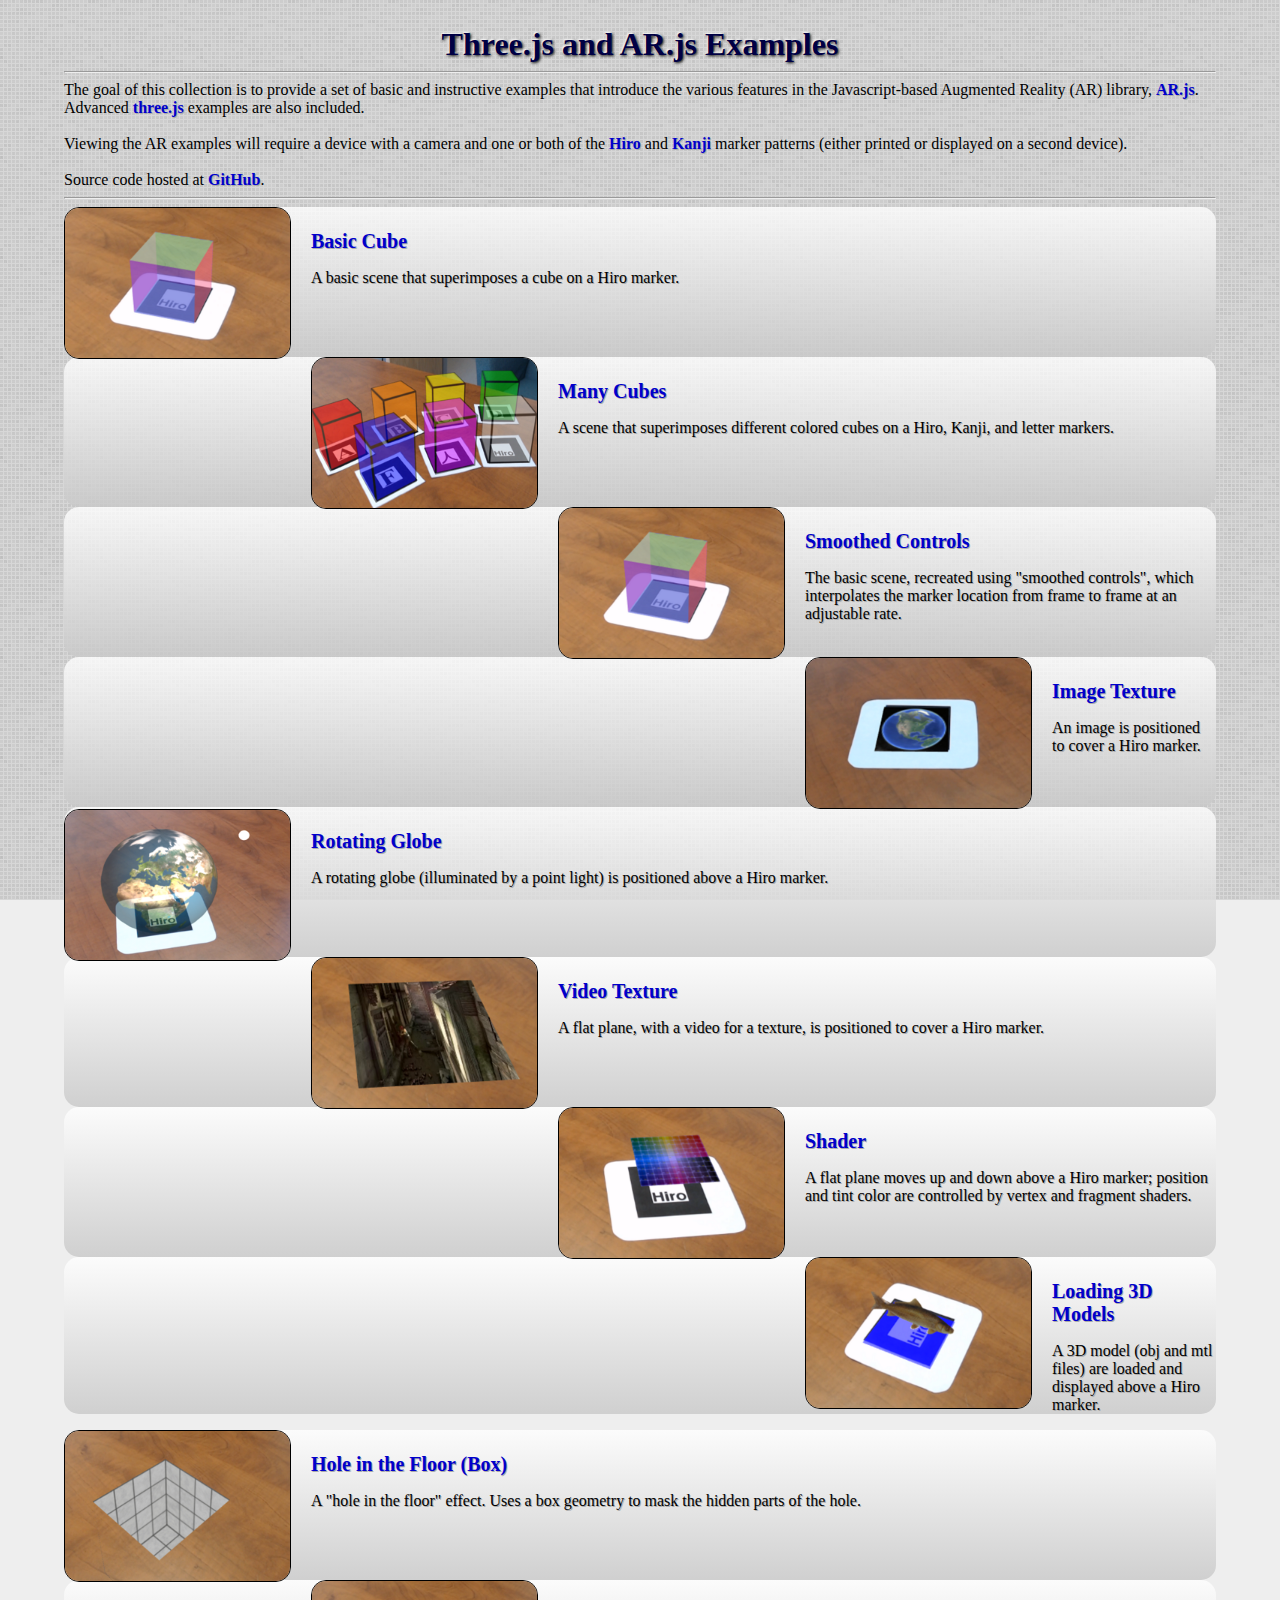
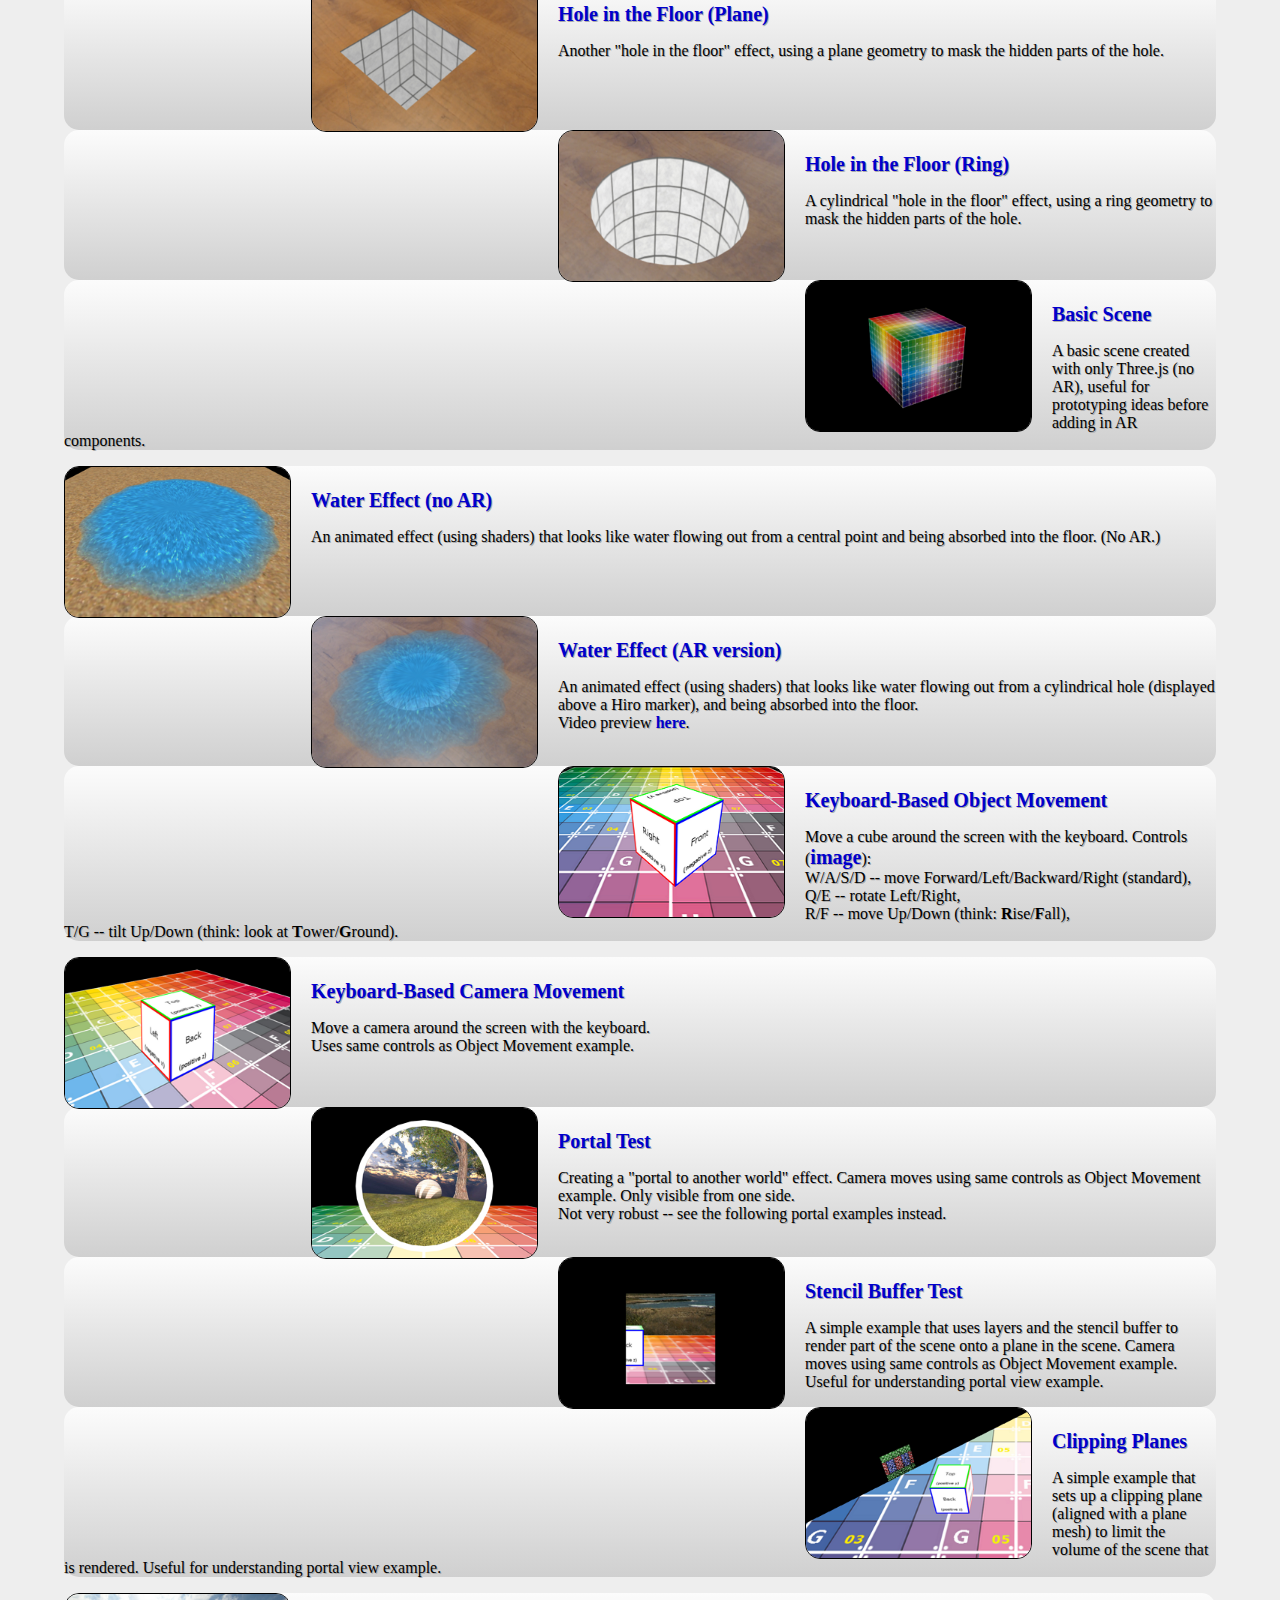
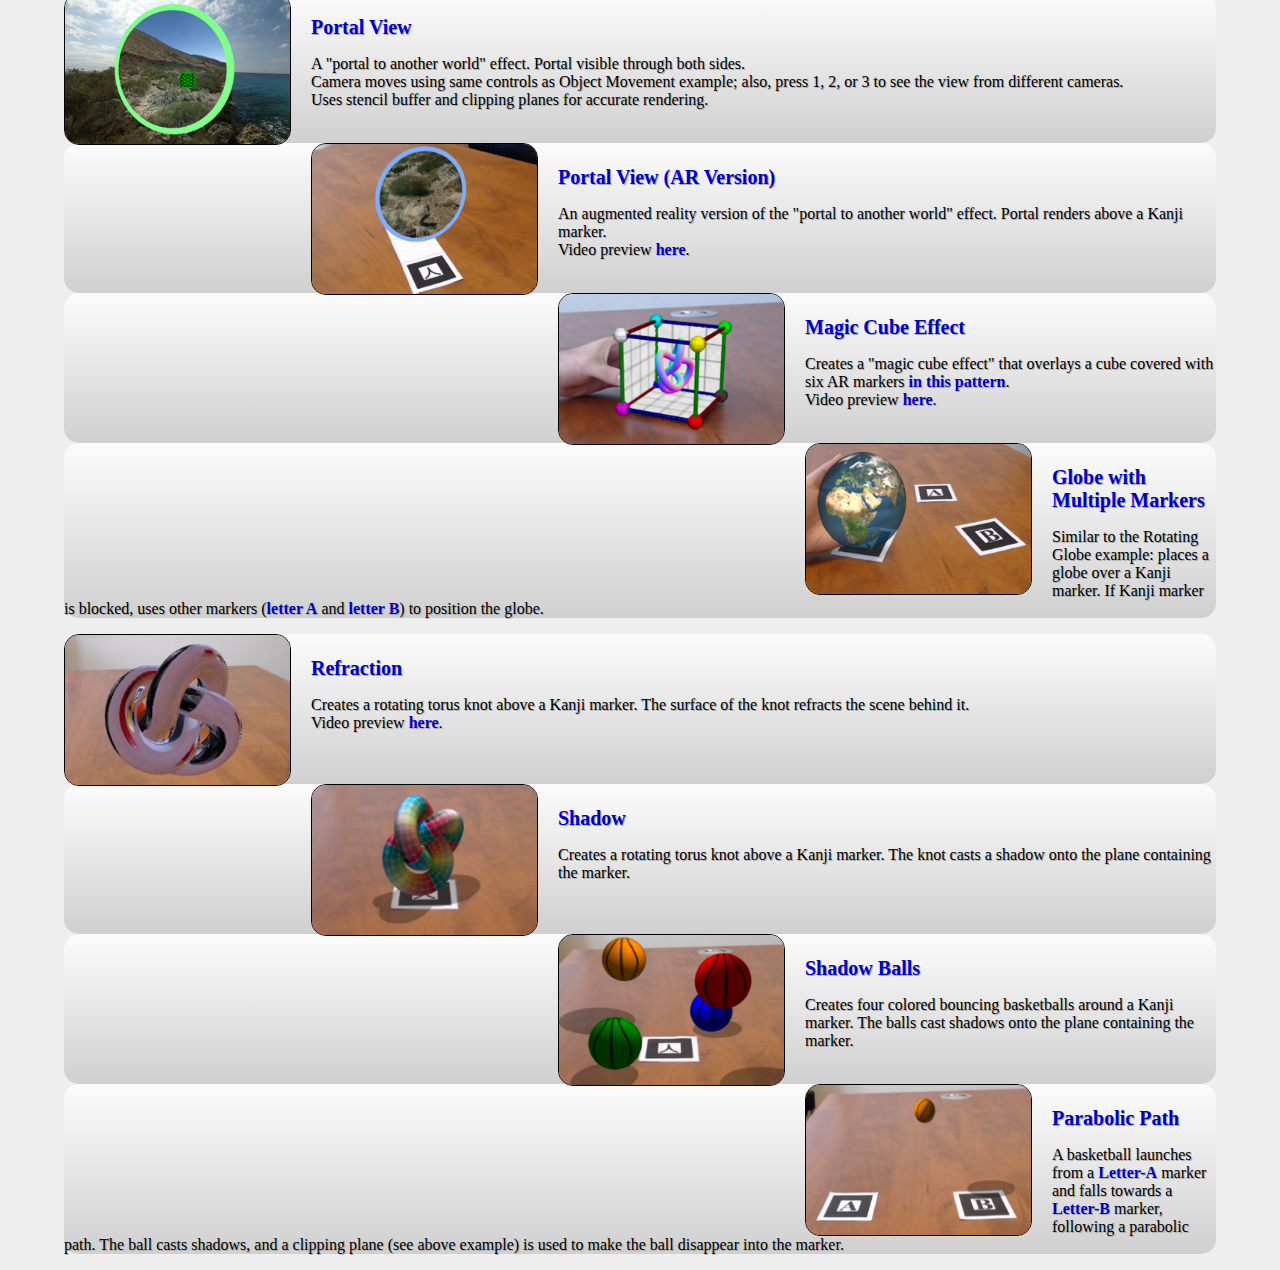
<file: index.html>
<html>
<head>
<title>Three.js and AR.js - examples</title>
<link rel=stylesheet href="css/index.css"/>
</head>
<body>

<div class="bigTitle">Three.js and AR.js Examples</div>
<hr>
The goal of this collection is to provide a set of basic and instructive examples that introduce the various features in the Javascript-based Augmented Reality (AR) library, 
<a class="toc" href="https://github.com/jeromeetienne/AR.js">AR.js</a>. Advanced <a class="toc" href="https://threejs.org/">three.js</a> examples are also included.
<br/><br/>
Viewing the AR examples will require a device with a camera and one or both of the <a class="toc" href="markers/hiro.png">Hiro</a> and <a class="toc" href="markers/kanji.png">Kanji</a> marker patterns (either printed or displayed on a second device).
<br/><br/>
Source code hosted at <a class="toc" href="https://github.com/stemkoski/AR-Examples">GitHub</a>.

<hr/>

<div class="fancy">
<a href="hello-cube.html">
<img src="images/demo/hello-cube.png" class="superImage" />
<br/>Basic Cube</a>
<p class ="superText">A basic scene that superimposes a cube on a Hiro marker.
</p>
</div>

<div class="fancy">
<a href="custom-patterns.html">
<img src="images/demo/custom-patterns.png" class="superImage" />
<br/>Many Cubes</a>
<p class ="superText">A scene that superimposes different colored cubes on a Hiro, Kanji, and letter markers.
</p>
</div>

<div class="fancy">
<a href="smoothed-controls.html">
<img src="images/demo/hello-cube.png" class="superImage" />
<br/>Smoothed Controls</a>
<p class ="superText">The basic scene, recreated using "smoothed controls", which interpolates the marker location from frame to frame at an adjustable rate.
</p>
</div>

<div class="fancy">
<a href="texture.html">
<img src="images/demo/texture.png" class="superImage" />
<br/>Image Texture</a>
<p class ="superText">An image is positioned to cover a Hiro marker.
</p>
</div>

<div class="fancy">
<a href="globe.html">
<img src="images/demo/globe.png" class="superImage" />
<br/>Rotating Globe</a>
<p class ="superText">A rotating globe (illuminated by a point light) is positioned above a Hiro marker.
</p>
</div>

<div class="fancy">
<a href="video.html">
<img src="images/demo/video.png" class="superImage" />
<br/>Video Texture</a>
<p class ="superText">A flat plane, with a video for a texture, is positioned to cover a Hiro marker.
</p>
</div>

<div class="fancy">
<a href="shader.html">
<img src="images/demo/shader.png" class="superImage" />
<br/>Shader</a>
<p class ="superText">A flat plane moves up and down above a Hiro marker; position and tint color are controlled by vertex and fragment shaders.
</p>
</div>

<div class="fancy">
<a href="model.html">
<img src="images/demo/model.png" class="superImage" />
<br/>Loading 3D Models</a>
<p class ="superText">A 3D model (obj and mtl files) are loaded and displayed above a Hiro marker.
</p>
</div>

<div class="fancy">
<a href="hole-box.html">
<img src="images/demo/hole-box.png" class="superImage" />
<br/>Hole in the Floor (Box)</a>
<p class ="superText">A "hole in the floor" effect. Uses a box geometry to mask the hidden parts of the hole.
</p>
</div>

<div class="fancy">
<a href="hole-plane.html">
<img src="images/demo/hole-box.png" class="superImage" />
<br/>Hole in the Floor (Plane)</a>
<p class ="superText">Another "hole in the floor" effect, using a plane geometry to mask the hidden parts of the hole.
</p>
</div>

<div class="fancy">
<a href="hole-ring.html">
<img src="images/demo/hole-ring.png" class="superImage" />
<br/>Hole in the Floor (Ring)</a>
<p class ="superText">A cylindrical "hole in the floor" effect, using a ring geometry to mask the hidden parts of the hole.
</p>
</div>

<div class="fancy">
<a href="basic-scene.html" target="_blank">
<img src="images/demo/basic-scene.png" class="superImage" />
<br/>Basic Scene</a>
<p class ="superText"> A basic scene created with only Three.js (no AR), useful for prototyping ideas before adding in AR components. </p>
</div>

<div class="fancy">
<a href="water-effect.html" target="_blank">
<img src="images/demo/water-effect.png" class="superImage" />
<br/>Water Effect (no AR)</a>
<p class ="superText"> An animated effect (using shaders) that looks like water flowing 
out from a central point and being absorbed into the floor. (No AR.)</p>
</div>

<div class="fancy">
<a href="water-effect-AR.html" target="_blank">
<img src="images/demo/water-effect-AR.png" class="superImage" />
<br/>Water Effect (AR version)</a>
<p class ="superText"> An animated effect (using shaders) that looks like water flowing 
out from a cylindrical hole (displayed above a Hiro marker), and being absorbed into the floor. 
<br/>Video preview <a class="toc" href="https://www.youtube.com/watch?v=3DfcD5APnEU">here</a>. </p>
</div>

<div class="fancy">
<a href="keyboard-mesh-move.html" target="_blank">
<img src="images/demo/mesh-movement.png" class="superImage" />
<br/>Keyboard-Based Object Movement</a>
<p class ="superText"> Move a cube around the screen with the keyboard. Controls (<a href="images/movement-controls.png">image</a>): <br>W/A/S/D -- move Forward/Left/Backward/Right (standard), <br>Q/E -- rotate Left/Right, <br>R/F -- move Up/Down (think: <b>R</b>ise/<b>F</b>all), <br>T/G -- tilt Up/Down (think: look at <b>T</b>ower/<b>G</b>round).</p>
</div>

<div class="fancy">
<a href="keyboard-camera-move.html" target="_blank">
<img src="images/demo/camera-movement.png" class="superImage" />
<br/>Keyboard-Based Camera Movement</a>
<p class ="superText"> Move a camera around the screen with the keyboard. <br>Uses same controls as Object Movement example. </p>
</div>

<div class="fancy">
<a href="portal-half-keyboard-test.html" target="_blank">
<img src="images/demo/portal-half-keyboard-test.png" class="superImage" />
<br/>Portal Test</a>
<p class ="superText"> Creating a "portal to another world" effect. Camera moves using same controls as Object Movement example. Only visible from one side. 
<br/>Not very robust -- see the following portal examples instead.</p>
</div>

<div class="fancy">
<a href="stencil-test.html" target="_blank">
<img src="images/demo/stencil-test.png" class="superImage" />
<br/>Stencil Buffer Test</a>
<p class ="superText"> A simple example that uses layers and the stencil buffer to render part of the scene
onto a plane in the scene. Camera moves using same controls as Object Movement example. Useful for understanding portal view example. </p>
</div>

<div class="fancy">
<a href="clipping-planes.html" target="_blank">
<img src="images/demo/clipping-planes.png" class="superImage" />
<br/>Clipping Planes</a>
<p class ="superText"> A simple example that sets up a clipping plane (aligned with a plane mesh) to limit the volume of the scene that is rendered. Useful for understanding portal view example. </p>
</div>

<div class="fancy">
<a href="portal-view.html" target="_blank">
<img src="images/demo/portal-view.png" class="superImage" />
<br/>Portal View</a>
<p class ="superText"> A "portal to another world" effect. Portal visible through both sides. 
<br/>Camera moves using same controls as Object Movement example; also, press 1, 2, or 3 to see the view from different cameras. 
<br/>Uses stencil buffer and clipping planes for accurate rendering. 
 </p>
</div>

<div class="fancy">
<a href="portal-view-AR.html" target="_blank">
<img src="images/demo/portal-view-AR.png" class="superImage" />
<br/>Portal View (AR Version)</a>
<p class ="superText"> An augmented reality version of the "portal to another world" effect. Portal renders above a Kanji marker.
<br/>Video preview <a class="toc" href="https://www.youtube.com/watch?v=-gZ3Kv9juYg">here</a>. </p>
</div>

<div class="fancy">
<a href="magic-cube.html" target="_blank">
<img src="images/demo/magic-cube.png" class="superImage" />
<br/>Magic Cube Effect</a>
<p class ="superText"> Creates a "magic cube effect" that overlays a cube covered with six AR markers <a class="toc" href="markers/cube.png">in this pattern</a>. 
<br/>Video preview <a class="toc" href="https://www.youtube.com/watch?v=ZI6oJJFgACM">here</a>. </p>
</div>

<div class="fancy">
<a href="globe-multi-marker.html" target="_blank">
<img src="images/demo/globe-multi-marker.png" class="superImage" />
<br/>Globe with Multiple Markers</a>
<p class ="superText"> Similar to the Rotating Globe example: places a globe over a Kanji marker. If Kanji marker is blocked, uses other markers (<a class="toc" href="markers/letterA.png">letter A</a> and <a class="toc" href="markers/letterB.png">letter B</a>) to position the globe. </p>
</div>

<div class="fancy">
<a href="refraction.html" target="_blank">
<img src="images/demo/refraction.png" class="superImage" />
<br/>Refraction</a>
<p class ="superText"> Creates a rotating torus knot above a Kanji marker. The surface of the knot refracts the scene behind it.
<br/>Video preview <a class="toc" href="https://www.youtube.com/watch?v=8-YnBk1LL-8">here</a>. 
</p>
</div>

<div class="fancy">
<a href="shadow.html" target="_blank">
<img src="images/demo/shadow.png" class="superImage" />
<br/>Shadow</a>
<p class ="superText"> Creates a rotating torus knot above a Kanji marker. The knot casts a shadow onto the plane containing the marker. </p>
</div>

<div class="fancy">
<a href="shadow-balls.html" target="_blank">
<img src="images/demo/shadow-balls.png" class="superImage" />
<br/>Shadow Balls</a>
<p class ="superText"> Creates four colored bouncing basketballs around a Kanji marker. The balls cast shadows onto the plane containing the marker. </p>
</div>

<div class="fancy">
<a href="parabolic-path.html" target="_blank">
<img src="images/demo/parabolic-path.png" class="superImage" />
<br/>Parabolic Path</a>
<p class ="superText"> A basketball launches from a <a class="toc" href="markers/letterA.png">Letter-A</a> marker and falls towards a <a class="toc" href="markers/letterB.png">Letter-B</a> marker, following a parabolic path. The ball casts shadows, and a clipping plane (see above example) is used
to make the ball disappear into the marker. </p>
</div>

<!--
<div class="fancy">
<a href="screen-hole.html" target="_blank">
<img src="images/demo/screen-hole.png" class="superImage" />
<br/>Screen Hole with Multiple Markers</a>
<p class ="superText"> Simulating a "hole-in-the-wall" effect; uses <a href="markers/kanji-abcd.png">Kanji-ABCD</a> pattern. For simplicity, open <a href="screen-hole-QR.png">this image</a> and scan the QR code with your phone/tablet to be brought directly to the example (idea from Jerome Etienne). </p>
</div>
-->

<!--
<div class="fancy">
<a href="zzzz.html" target="_blank">
<img src="images/demo/zzzz.png" class="superImage" />
<br/>zzzz</a>
<p class ="superText"> ... </p>
</div>
-->

</body>
</html>
</file>
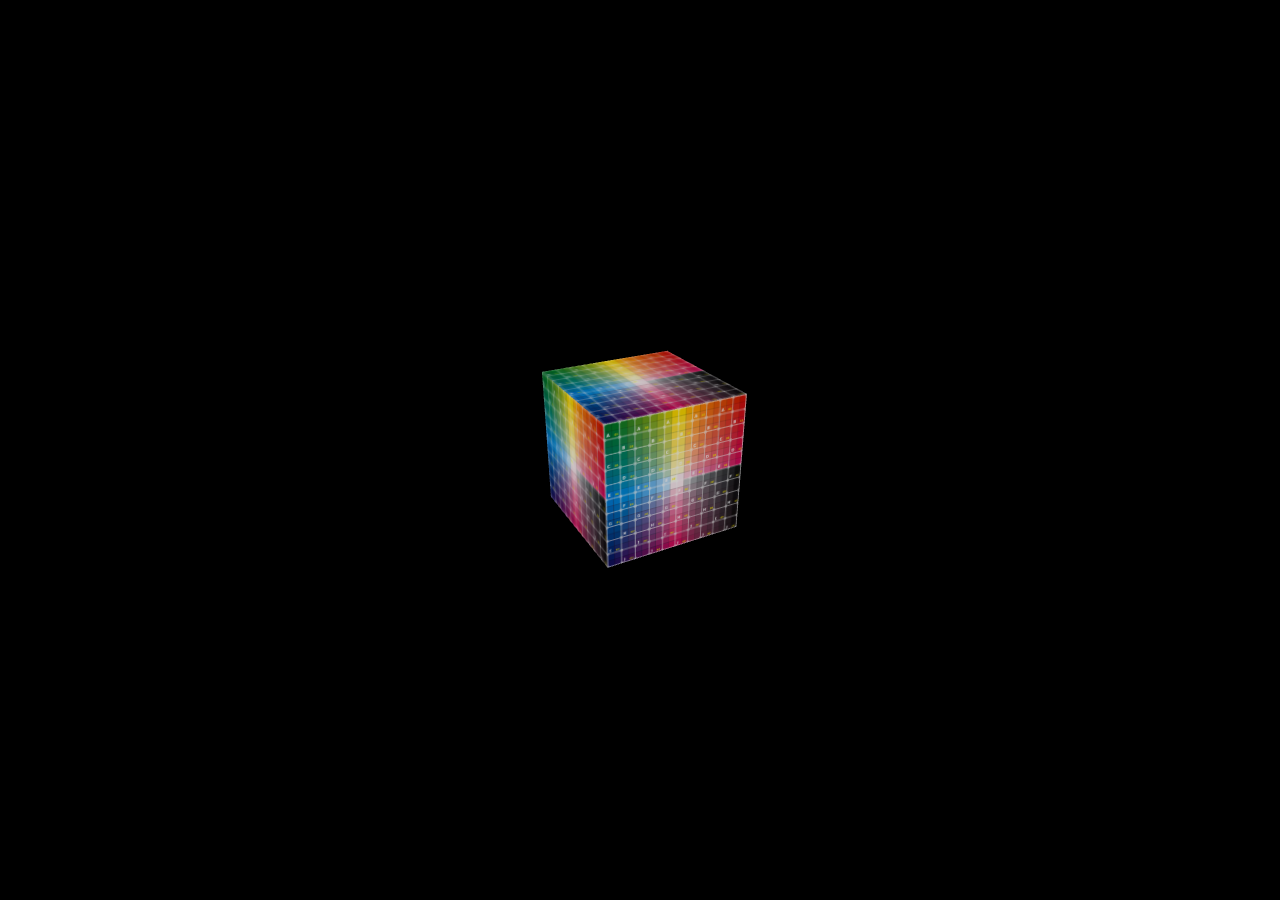
<file: basic-scene.html>
<!DOCTYPE html>
<head>
	<meta name="viewport" content="width=device-width, user-scalable=no, minimum-scale=1.0, maximum-scale=1.0">
	<title>Hello, world!</title>
	<!-- include three.js library -->
	<script src='js/three.js'></script>
</head>

<body style='margin : 0px; overflow: hidden; font-family: Monospace;'>

<!-- 
  Example created by Lee Stemkoski: https://github.com/stemkoski
-->

<!-- ---------------- Custom Shader Code ------------------------ -->
<script id="vertexShader" type="x-shader/x-vertex">
uniform float time;
varying vec2 textureUV;
void main() 
{ 
    textureUV = uv;
    gl_Position = projectionMatrix * modelViewMatrix * vec4( position, 1.0 );
}
</script>

<script id="fragmentShader" type="x-shader/x-vertex"> 
uniform float time;
uniform sampler2D baseTexture;
varying vec2 textureUV;
void main() 
{
	gl_FragColor = texture2D( baseTexture, textureUV );
}  
</script>
<!-- ----------------------------------------------------------- -->

<script>

var scene, camera, renderer, clock, deltaTime, totalTime;

var mesh, shaderMaterial;

initialize();
animate();

function initialize()
{
	scene = new THREE.Scene();
				
	camera = new THREE.PerspectiveCamera( 70, window.innerWidth / window.innerHeight, 0.1, 1000 );
	camera.position.set(0, 2, 4);
	camera.lookAt( scene.position );	
	scene.add( camera );

	let ambientLight = new THREE.AmbientLight( 0xcccccc, 1.00 );
	scene.add( ambientLight );
	
	// let pointLight = new THREE.PointLight();
	// camera.add( pointLight );
	
	renderer = new THREE.WebGLRenderer({
		antialias : true,
		alpha: false
	});
	renderer.setClearColor(new THREE.Color('lightgrey'), 0)
	renderer.setSize( window.innerWidth, window.innerHeight );
	renderer.domElement.style.position = 'absolute'
	renderer.domElement.style.top  = '0px'
	renderer.domElement.style.left = '0px'
	document.body.appendChild( renderer.domElement );
	window.addEventListener( 'resize', onWindowResize, false );

	clock = new THREE.Clock();
	deltaTime = 0;
	totalTime = 0;
	
	let geometry = new THREE.BoxGeometry(1,1,1);
	
	let loader = new THREE.TextureLoader();
	let texture = loader.load( 'images/color-grid.png', render );
	
	/*
	// Basic, unlit material
	let basicMaterial = new THREE.MeshBasicMaterial({ 
		color: 0x0000ff,
		wireframe: false,
	});
	*/
	
	// Basic, lit material
	let material = new THREE.MeshLambertMaterial({ 
		map: texture
	});
	
	/*
	// Shader-based material
	let shaderMaterial = new THREE.ShaderMaterial({
		uniforms: {
			time: { value: 1.0 },
			baseTexture: { value: texture }
		},
		vertexShader: document.getElementById( 'vertexShader' ).textContent,
		fragmentShader: document.getElementById( 'fragmentShader' ).textContent
	});
	*/
	
	mesh = new THREE.Mesh( geometry, material );
	
	scene.add( mesh );
}

function update()
{
	mesh.rotation.y += 0.01;
	// shaderMaterial.uniforms.time.value += deltaTime;
}

function render()
{
	renderer.render( scene, camera );
}

function animate()
{
	requestAnimationFrame(animate);
	deltaTime = clock.getDelta();
	totalTime += deltaTime;
	update();
	render();
}

function onWindowResize() 
{
	camera.aspect = window.innerWidth / window.innerHeight;
	camera.updateProjectionMatrix();
	renderer.setSize( window.innerWidth, window.innerHeight );
}

</script>

</body>
</html>
</file>
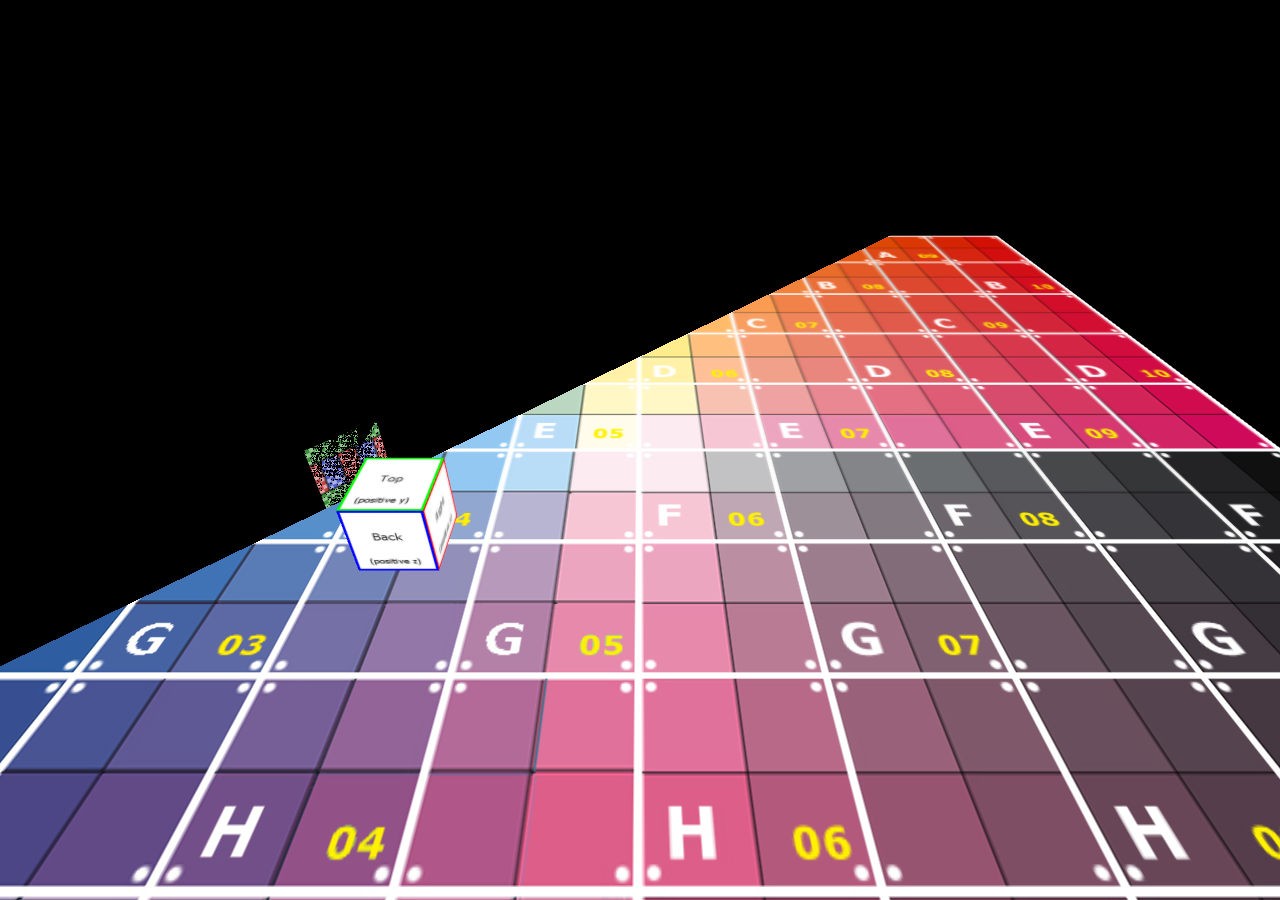
<file: clipping-planes.html>
<!DOCTYPE html>
<head>
	<meta name="viewport" content="width=device-width, user-scalable=no, minimum-scale=1.0, maximum-scale=1.0">
	<title>Hello, world!</title>
	<script src='js/keyboard.js'></script>
	<!-- include three.js library -->
	<script src='js/three.js'></script>
</head>

<body style='margin : 0px; overflow: hidden; font-family: Monospace;'>

<!-- 
  Example created by Lee Stemkoski: https://github.com/stemkoski
-->

<script>

var scene, camera, renderer, clock, deltaTime, totalTime, keyboard;

var mover, secondMover, plane, secondPlane;

initialize();
animate();

function initialize()
{
	scene = new THREE.Scene();
				
	camera = new THREE.PerspectiveCamera( 70, window.innerWidth / window.innerHeight, 0.1, 1000 );
	camera.position.set(0, 6, 8);
	camera.lookAt( scene.position );	
	scene.add( camera );

	let ambientLight = new THREE.AmbientLight( 0xcccccc, 1.00 );
	scene.add( ambientLight );
	
	// let pointLight = new THREE.PointLight();
	// camera.add( pointLight );
	
	renderer = new THREE.WebGLRenderer({
		antialias : true,
		alpha: false
	});
	renderer.setClearColor(new THREE.Color('lightgrey'), 0)
	renderer.setSize( window.innerWidth, window.innerHeight );
	renderer.domElement.style.position = 'absolute'
	renderer.domElement.style.top  = '0px'
	renderer.domElement.style.left = '0px'
	document.body.appendChild( renderer.domElement );
	window.addEventListener( 'resize', onWindowResize, false );

	clock = new THREE.Clock();
	deltaTime = 0;
	totalTime = 0;
	
	keyboard = new Keyboard();
	
	let loader = new THREE.TextureLoader();
	
	// floor
	let floorGeometry = new THREE.PlaneGeometry(20,20);
	let floorMaterial = new THREE.MeshBasicMaterial({ 
		map: loader.load( 'images/color-grid.png' )
	});
	let floorMesh = new THREE.Mesh( floorGeometry, floorMaterial );
	floorMesh.rotation.x = -Math.PI/2;
	scene.add( floorMesh );
	
	let cubeGeometry = new THREE.BoxGeometry(1,1,1);
	let materialArray = [
		new THREE.MeshBasicMaterial( { map: loader.load("images/xpos.png") } ),
		new THREE.MeshBasicMaterial( { map: loader.load("images/xneg.png") } ),
		new THREE.MeshBasicMaterial( { map: loader.load("images/ypos.png") } ),
		new THREE.MeshBasicMaterial( { map: loader.load("images/yneg.png") } ),
		new THREE.MeshBasicMaterial( { map: loader.load("images/zpos.png") } ),
		new THREE.MeshBasicMaterial( { map: loader.load("images/zneg.png") } ),
	];
	let cubeMesh = new THREE.Mesh( cubeGeometry, materialArray );
	
	mover = new THREE.Group();
	mover.add( cubeMesh );
	mover.position.set(-3, 0.5, 2);
	scene.add( mover );
	
	plane = new THREE.Mesh(
		new THREE.PlaneGeometry(1,1),
		new THREE.MeshBasicMaterial({map:loader.load("images/sphere-colored.png")})
	);
	plane.position.set(-4, 0.5, 1);
	plane.rotation.y = Math.PI/4
	scene.add(plane);

	// align clipping plane with PlaneGeometry object
	
	// default normal of a plane is 0,0,1. Apply mesh rotation to it.
	let normal = new THREE.Vector3(0,0,1).applyQuaternion( plane.quaternion );
	let point = plane.position;
	clipPlane = new THREE.Plane().setFromNormalAndCoplanarPoint(normal, point);
	renderer.clippingPlanes = [clipPlane];
}

function update()
{
	keyboard.update();
	
	let translateSpeed = 0.5; // units per second
	let distance = translateSpeed * deltaTime;
	let rotateSpeed = Math.PI/3; // radians per second
	let angle = rotateSpeed * deltaTime;
	
	if (keyboard.isKeyPressed("W"))
		mover.translateZ( -distance );
	if (keyboard.isKeyPressed("S"))
		mover.translateZ( distance );
		
	if (keyboard.isKeyPressed("A"))
		mover.translateX( -distance );
	if (keyboard.isKeyPressed("D"))
		mover.translateX( distance );
		
	if (keyboard.isKeyPressed("R"))
		mover.translateY( distance );
	if (keyboard.isKeyPressed("F"))
		mover.translateY( -distance );
		
	if (keyboard.isKeyPressed("Q"))
		mover.rotateY( angle );
	if (keyboard.isKeyPressed("E"))
		mover.rotateY( -angle );
		
	if (keyboard.isKeyPressed("T"))
		mover.children[0].rotateX( angle );
	if (keyboard.isKeyPressed("G"))
		mover.children[0].rotateX( -angle );
}

function render()
{
	renderer.render( scene, camera );
}

function animate()
{
	requestAnimationFrame(animate);
	deltaTime = clock.getDelta();
	totalTime += deltaTime;
	update();
	render();
}

function onWindowResize() 
{
	camera.aspect = window.innerWidth / window.innerHeight;
	camera.updateProjectionMatrix();
	renderer.setSize( window.innerWidth, window.innerHeight );
}

</script>

</body>
</html>
</file>
<file: css/index.css>
body 
{
	background-color: #eeeeee;
	background-image: url("../images/pixels.png");
	background-repeat: repeat;      /* repeat, no-repeat */
	background-attachment: fixed;   /* scroll, fixed */
	background-position: top left;  /* for no-repeat setting: top/bottom, left/right */
	margin: 2% 5% 0% 5%;            /* top, left, bottom, right or TRBL */
	
	font-family: Georgia, Serif;	/* list font names in order of preference */
	font-weight: normal;            /* normal, bold */
	font-style: normal;             /* normal, italic */
	font-variant: normal;           /* normal, small-caps */
	font-size: 16px;                /* font size */
	color: #000000;                 /* hexadecimal RGB color code */
	text-decoration: none;          /* none, underline, overline, line-through */
	text-align: left;               /* left, right, center, justify */
}

.fancy
{
	min-height: 150px;
	/* next two lines for elder IE compatibility */
	height: auto !important; 
	height: 150px; 
	
	/* Background color and gradients */
	background: #eeeeee;
	background: -moz-linear-gradient(top, #ffffff, #cccccc);
	background: -webkit-gradient(linear, 0% 0%, 0% 100%, from(#ffffff), to(#cccccc));
	/* really nifty translucence */
	background: -moz-linear-gradient(top, rgba(255, 255, 255, 0.8), rgba(200, 200, 200, 0.8) );
	background: -webkit-gradient(linear, 0% 0%, 0% 100%, from( rgba(255, 255, 255, 0.8) ), to( rgba(200, 200, 200, 0.8) ));
	
	/* Rounded corners */
	-moz-border-radius: 15px 15px 15px 15px;
	-webkit-border-radius: 15px 15px 15px 15px;
	border-radius: 15px 15px 15px 15px;
}

/* Page text links */
a 
{
	font-size: 20px;
	font-weight: bold;
	font-variantx: small-caps;
	color:#00c;
	text-shadow: 1px 1px 0px #aaa;
	margin: 13px 0px 0px 0px;
	text-decoration: none;
	
	-webkit-transition: all 300ms ease-in-out;
	-moz-transition: all 300ms ease-in-out;
	-o-transition: all 300ms ease-in-out;
	-ms-transition: all 300ms ease-in-out;
	transition: all 300ms ease-in-out; 
}

.toc
{
	font-size: 16px;
}

a:hover 
{
	color:#c00;
	/*text-shadow: 1px 1px 0px #f00;
	/* gradual change */
	-webkit-transition: all 300ms ease-in-out;
	-moz-transition: all 300ms ease-in-out;
	-o-transition: all 300ms ease-in-out;
	-ms-transition: all 300ms ease-in-out;
	transition: all 300ms ease-in-out; 
}

.superText
{
	color: #000;
	text-shadow: 1px 1px 0px #aaa;
}

a .superImage
{  
	height: 150px;
	width: 225px;
	border: 1px solid #000000;
	margin: 0px 20px 0px 0px;
	float:left;
	
	
	/* Rounded corners */
	-moz-border-radius: 15px 15px 15px 15px;
	-webkit-border-radius: 15px 15px 15px 15px;
	border-radius: 15px 15px 15px 15px;
	
	position: relative; 
	
	-webkit-transition: all 300ms ease-in-out;
	-moz-transition: all 300ms ease-in-out;
	-o-transition: all 300ms ease-in-out;
	-ms-transition: all 300ms ease-in-out;
	transition: all 300ms ease-in-out; 
}  

a:hover .superImage
{  
	top: -10px;  
	
	/* fallback on standard opaque colors */
	-moz-box-shadow: 10px 10px 5px #888;
	-webkit-box-shadow: 10px 10px 5px #888;
	box-shadow: 10px 10px 5px #888;
	/* translucent: the way shadows should be */
	-moz-box-shadow: 10px 10px 5px rgba(0, 0, 0, 0.5);
	-webkit-box-shadow: 10px 10px 5px rgba(0, 0, 0, 0.5);
	box-shadow: 10px 10px 5px rgba(0, 0, 0, 0.5);
	
	-webkit-transition: all 300ms ease-in-out;
	-moz-transition: all 300ms ease-in-out;
	-o-transition: all 300ms ease-in-out;
	-ms-transition: all 300ms ease-in-out;
	transition: all 300ms ease-in-out;
}  

.bigTitle
{
	font-size: 32px;
	font-weight: bold;
	font-variantx: small-caps;
	color:#004;
	text-align: center;
	text-shadow: -1px -1px 2px #fff, 1px 1px 3px #000;	
}
</file>
